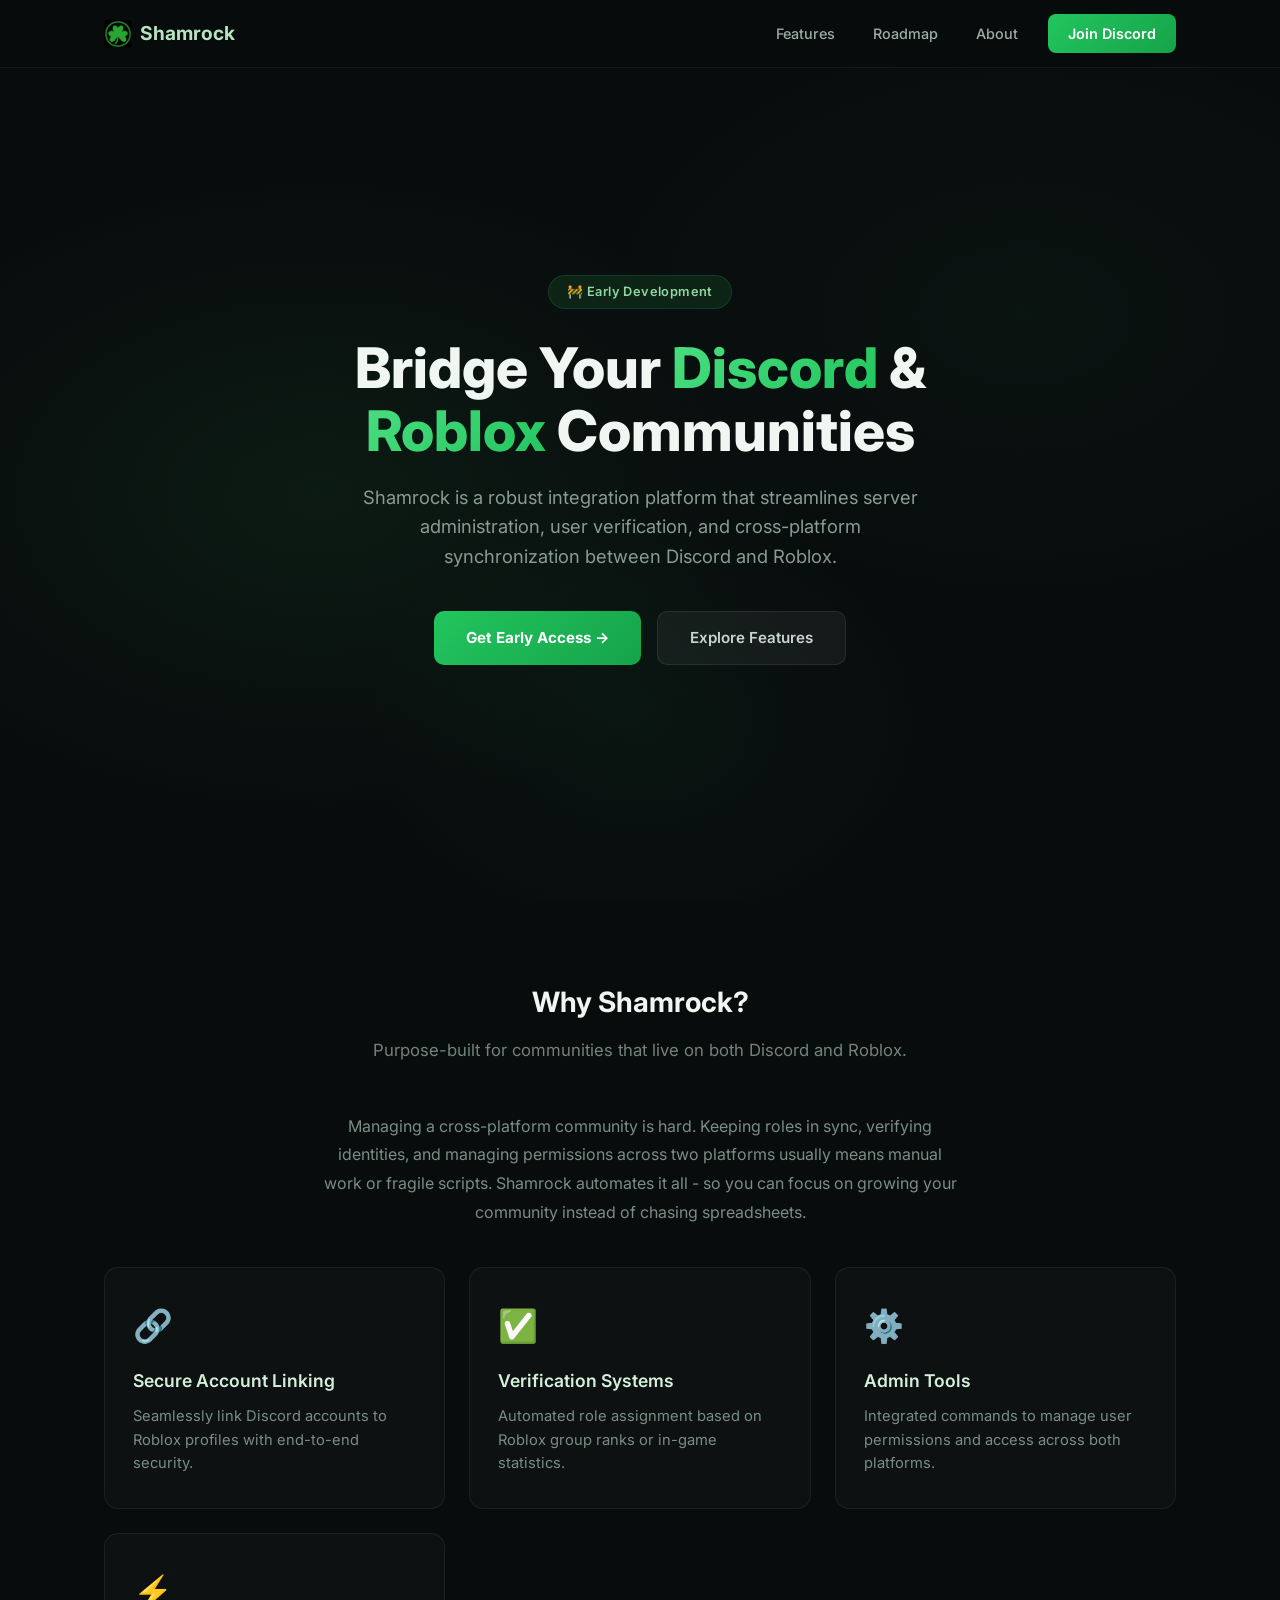
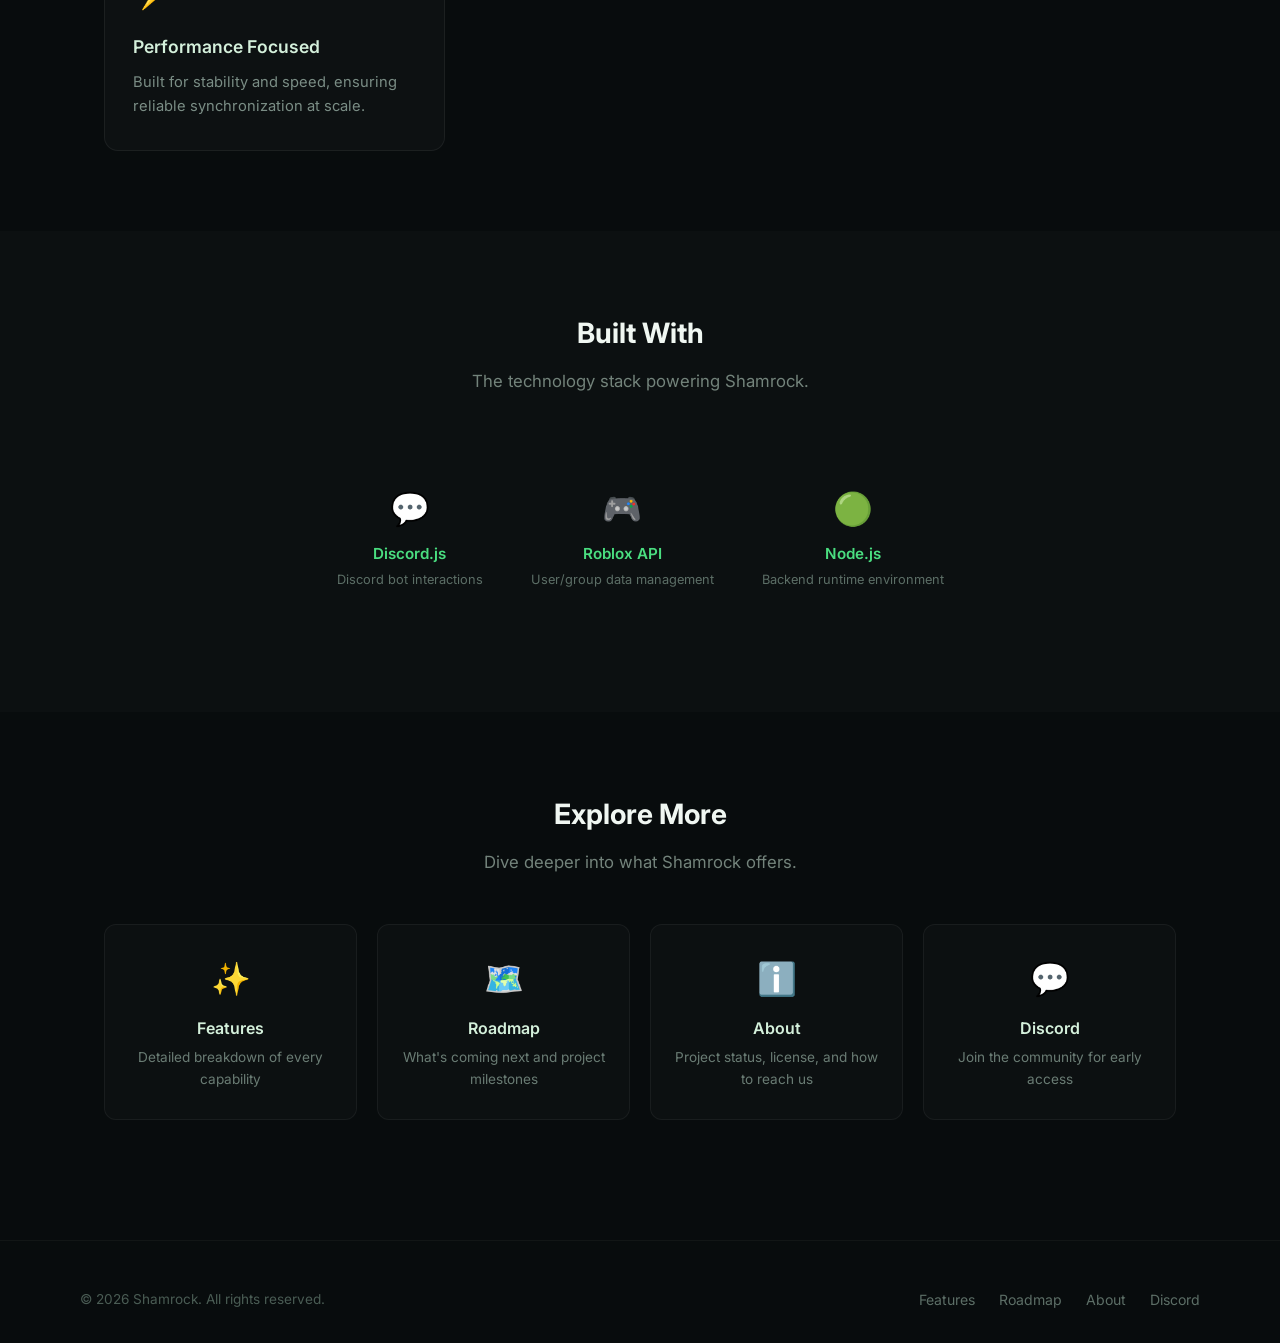
<file: index.html>
<!DOCTYPE html>
<html lang="en">
<head>
  <meta charset="UTF-8">
  <meta name="viewport" content="width=device-width, initial-scale=1.0">
  <title>Shamrock - Discord to Roblox Integration</title>
  <meta name="description" content="Shamrock bridges Discord and Roblox communities with secure account linking, verification systems, and administrative tools.">
  <meta name="keywords" content="Shamrock, Discord, Roblox, integration, verification, account linking, bot, community management">
  <meta name="author" content="Shamrock Systems">
  <meta name="theme-color" content="#22c55e">
  <meta property="og:type" content="website">
  <meta property="og:url" content="https://shamrock-systems.github.io/website/">
  <meta property="og:title" content="Shamrock - Discord to Roblox Integration">
  <meta property="og:description" content="Shamrock bridges Discord and Roblox communities with secure account linking, verification systems, and administrative tools.">
  <meta property="og:image" content="https://shamrock-systems.github.io/website/logo.png">
  <meta name="twitter:card" content="summary_large_image">
  <meta name="twitter:title" content="Shamrock - Discord to Roblox Integration">
  <meta name="twitter:description" content="Shamrock bridges Discord and Roblox communities with secure account linking, verification systems, and administrative tools.">
  <link rel="canonical" href="https://shamrock-systems.github.io/website/">
  <link rel="icon" type="image/png" href="logo.png">
  <link rel="shortcut icon" href="logo.png">
  <link rel="stylesheet" href="style.css">
  <link rel="preconnect" href="https://fonts.googleapis.com">
  <link href="https://fonts.googleapis.com/css2?family=Inter:wght@400;500;600;700;800&display=swap" rel="stylesheet">
</head>
<body>

  <nav>
    <div class="nav-inner">
      <a href="/" class="logo"><img src="logo.png" alt="Shamrock" class="logo-img"> Shamrock</a>
      <button class="mobile-toggle" id="mobileToggle" aria-label="Menu">☰</button>
      <div class="nav-links" id="navLinks">
        <a href="features.html">Features</a>
        <a href="roadmap.html">Roadmap</a>
        <a href="about.html">About</a>
        <a href="https://discord.gg/rP3ErqExPj" class="btn-nav">Join Discord</a>
      </div>
    </div>
  </nav>

  <section class="hero">
    <div class="hero-bg"></div>
    <div class="hero-content">
      <span class="badge">🚧 Early Development</span>
      <h1>Bridge Your <span class="gradient-text">Discord</span> &amp; <span class="gradient-text">Roblox</span> Communities</h1>
      <p>Shamrock is a robust integration platform that streamlines server administration, user verification, and cross-platform synchronization between Discord and Roblox.</p>
      <div class="hero-actions">
        <a href="https://discord.gg/rP3ErqExPj" class="btn-primary">Get Early Access →</a>
        <a href="features.html" class="btn-secondary">Explore Features</a>
      </div>
    </div>
  </section>

  <div class="page-section">
    <div class="container">
      <h2 class="section-title">Why Shamrock?</h2>
      <p class="section-sub">Purpose-built for communities that live on both Discord and Roblox.</p>

      <div class="overview-text">
        <p>Managing a cross-platform community is hard. Keeping roles in sync, verifying identities, and managing permissions across two platforms usually means manual work or fragile scripts. Shamrock automates it all - so you can focus on growing your community instead of chasing spreadsheets.</p>
      </div>

      <div class="feature-grid">
        <div class="feature-card">
          <span class="icon">🔗</span>
          <h3>Secure Account Linking</h3>
          <p>Seamlessly link Discord accounts to Roblox profiles with end-to-end security.</p>
        </div>
        <div class="feature-card">
          <span class="icon">✅</span>
          <h3>Verification Systems</h3>
          <p>Automated role assignment based on Roblox group ranks or in-game statistics.</p>
        </div>
        <div class="feature-card">
          <span class="icon">⚙️</span>
          <h3>Admin Tools</h3>
          <p>Integrated commands to manage user permissions and access across both platforms.</p>
        </div>
        <div class="feature-card">
          <span class="icon">⚡</span>
          <h3>Performance Focused</h3>
          <p>Built for stability and speed, ensuring reliable synchronization at scale.</p>
        </div>
      </div>
    </div>
  </div>

  <div class="page-section alt">
    <div class="container">
      <h2 class="section-title">Built With</h2>
      <p class="section-sub">The technology stack powering Shamrock.</p>
      <div class="tech-strip">
        <div class="tech-item">
          <span class="ti-icon">💬</span>
          <a href="https://discord.js.org/">Discord.js</a>
          <span class="ti-desc">Discord bot interactions</span>
        </div>
        <div class="tech-item">
          <span class="ti-icon">🎮</span>
          <a href="https://create.roblox.com/docs/cloud/reference">Roblox API</a>
          <span class="ti-desc">User/group data management</span>
        </div>
        <div class="tech-item">
          <span class="ti-icon">🟢</span>
          <a href="https://nodejs.org/">Node.js</a>
          <span class="ti-desc">Backend runtime environment</span>
        </div>
      </div>
    </div>
  </div>

  <div class="page-section">
    <div class="container">
      <h2 class="section-title">Explore More</h2>
      <p class="section-sub">Dive deeper into what Shamrock offers.</p>
      <div class="card-row">
        <a href="features.html" class="link-card">
          <span class="lc-icon">✨</span>
          <h4>Features</h4>
          <p>Detailed breakdown of every capability</p>
        </a>
        <a href="roadmap.html" class="link-card">
          <span class="lc-icon">🗺️</span>
          <h4>Roadmap</h4>
          <p>What's coming next and project milestones</p>
        </a>
        <a href="about.html" class="link-card">
          <span class="lc-icon">ℹ️</span>
          <h4>About</h4>
          <p>Project status, license, and how to reach us</p>
        </a>
        <a href="https://discord.gg/rP3ErqExPj" class="link-card">
          <span class="lc-icon">💬</span>
          <h4>Discord</h4>
          <p>Join the community for early access</p>
        </a>
      </div>
    </div>
  </div>

  <footer>
    <div class="footer-inner">
      <span class="copyright">&copy; 2026 Shamrock. All rights reserved.</span>
      <div class="footer-links">
        <a href="features.html">Features</a>
        <a href="roadmap.html">Roadmap</a>
        <a href="about.html">About</a>
        <a href="https://discord.gg/rP3ErqExPj">Discord</a>
      </div>
    </div>
  </footer>

  <script src="script.js"></script>
</body>
</html>
</file>
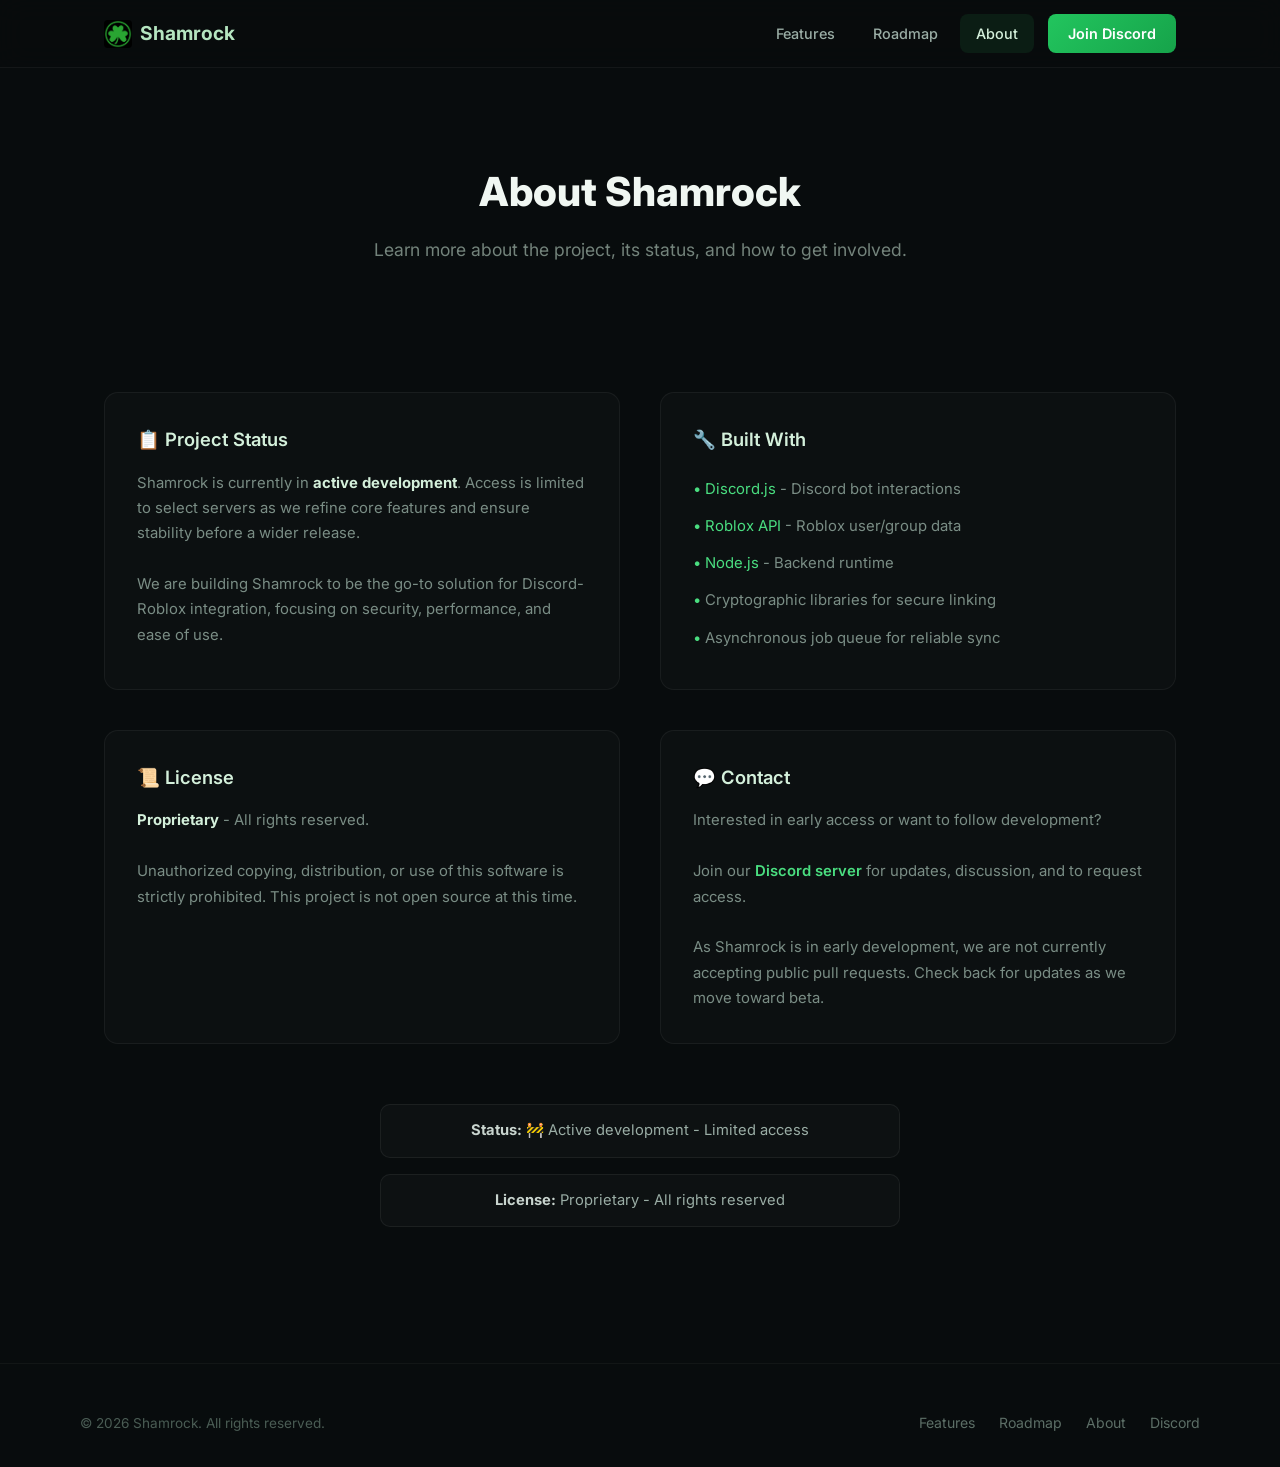
<file: about.html>
<!DOCTYPE html>
<html lang="en">
<head>
  <meta charset="UTF-8">
  <meta name="viewport" content="width=device-width, initial-scale=1.0">
  <title>About - Shamrock</title>
  <meta name="description" content="About Shamrock - project status, tech stack, license, and contact information.">
  <meta name="keywords" content="Shamrock, Discord, Roblox, about, status, license, contact">
  <meta name="author" content="Shamrock Systems">
  <meta name="theme-color" content="#22c55e">
  <meta property="og:type" content="website">
  <meta property="og:url" content="https://shamrock-systems.github.io/website/about.html">
  <meta property="og:title" content="About - Shamrock">
  <meta property="og:description" content="About Shamrock - project status, tech stack, license, and contact information.">
  <meta property="og:image" content="https://shamrock-systems.github.io/website/logo.png">
  <meta name="twitter:card" content="summary_large_image">
  <meta name="twitter:title" content="About - Shamrock">
  <meta name="twitter:description" content="About Shamrock - project status, tech stack, license, and contact information.">
  <link rel="canonical" href="https://shamrock-systems.github.io/website/about.html">
  <link rel="icon" type="image/png" href="logo.png">
  <link rel="shortcut icon" href="logo.png">
  <link rel="stylesheet" href="style.css">
  <link rel="preconnect" href="https://fonts.googleapis.com">
  <link href="https://fonts.googleapis.com/css2?family=Inter:wght@400;500;600;700;800&display=swap" rel="stylesheet">
</head>
<body>

  <nav>
    <div class="nav-inner">
      <a href="/" class="logo"><img src="logo.png" alt="Shamrock" class="logo-img"> Shamrock</a>
      <button class="mobile-toggle" id="mobileToggle" aria-label="Menu">☰</button>
      <div class="nav-links" id="navLinks">
        <a href="features.html">Features</a>
        <a href="roadmap.html">Roadmap</a>
        <a href="about.html" class="active">About</a>
        <a href="https://discord.gg/rP3ErqExPj" class="btn-nav">Join Discord</a>
      </div>
    </div>
  </nav>

  <div class="page">
    <div class="page-header">
      <h1>About Shamrock</h1>
      <p>Learn more about the project, its status, and how to get involved.</p>
    </div>

    <div class="page-section">
      <div class="container">
        <div class="about-grid">
          <div class="about-card">
            <h3>📋 Project Status</h3>
            <p>Shamrock is currently in <strong style="color:#d4f0db;">active development</strong>. Access is limited to select servers as we refine core features and ensure stability before a wider release.</p>
            <br>
            <p>We are building Shamrock to be the go-to solution for Discord-Roblox integration, focusing on security, performance, and ease of use.</p>
          </div>
          <div class="about-card">
            <h3>🔧 Built With</h3>
            <ul>
              <li><a href="https://discord.js.org/" style="color:#4ade80;">Discord.js</a> - Discord bot interactions</li>
              <li><a href="https://create.roblox.com/docs/cloud/reference" style="color:#4ade80;">Roblox API</a> - Roblox user/group data</li>
              <li><a href="https://nodejs.org/" style="color:#4ade80;">Node.js</a> - Backend runtime</li>
              <li>Cryptographic libraries for secure linking</li>
              <li>Asynchronous job queue for reliable sync</li>
            </ul>
          </div>
          <div class="about-card">
            <h3>📜 License</h3>
            <p><strong style="color:#d4f0db;">Proprietary</strong> - All rights reserved.</p>
            <br>
            <p>Unauthorized copying, distribution, or use of this software is strictly prohibited. This project is not open source at this time.</p>
          </div>
          <div class="about-card">
            <h3>💬 Contact</h3>
            <p>Interested in early access or want to follow development?</p>
            <br>
            <p>Join our <a href="https://discord.gg/rP3ErqExPj" style="color:#4ade80;font-weight:600;">Discord server</a> for updates, discussion, and to request access.</p>
            <br>
            <p>As Shamrock is in early development, we are not currently accepting public pull requests. Check back for updates as we move toward beta.</p>
          </div>
        </div>

        <div style="text-align:center; margin-top: 20px;">
          <div class="status-box">
            <strong>Status:</strong> 🚧 Active development - Limited access
          </div>
          <div class="status-box">
            <strong>License:</strong> Proprietary - All rights reserved
          </div>
        </div>
      </div>
    </div>
  </div>

  <footer>
    <div class="footer-inner">
      <span class="copyright">&copy; 2026 Shamrock. All rights reserved.</span>
      <div class="footer-links">
        <a href="features.html">Features</a>
        <a href="roadmap.html">Roadmap</a>
        <a href="about.html">About</a>
        <a href="https://discord.gg/rP3ErqExPj">Discord</a>
      </div>
    </div>
  </footer>

  <script src="script.js"></script>
</body>
</html>
</file>
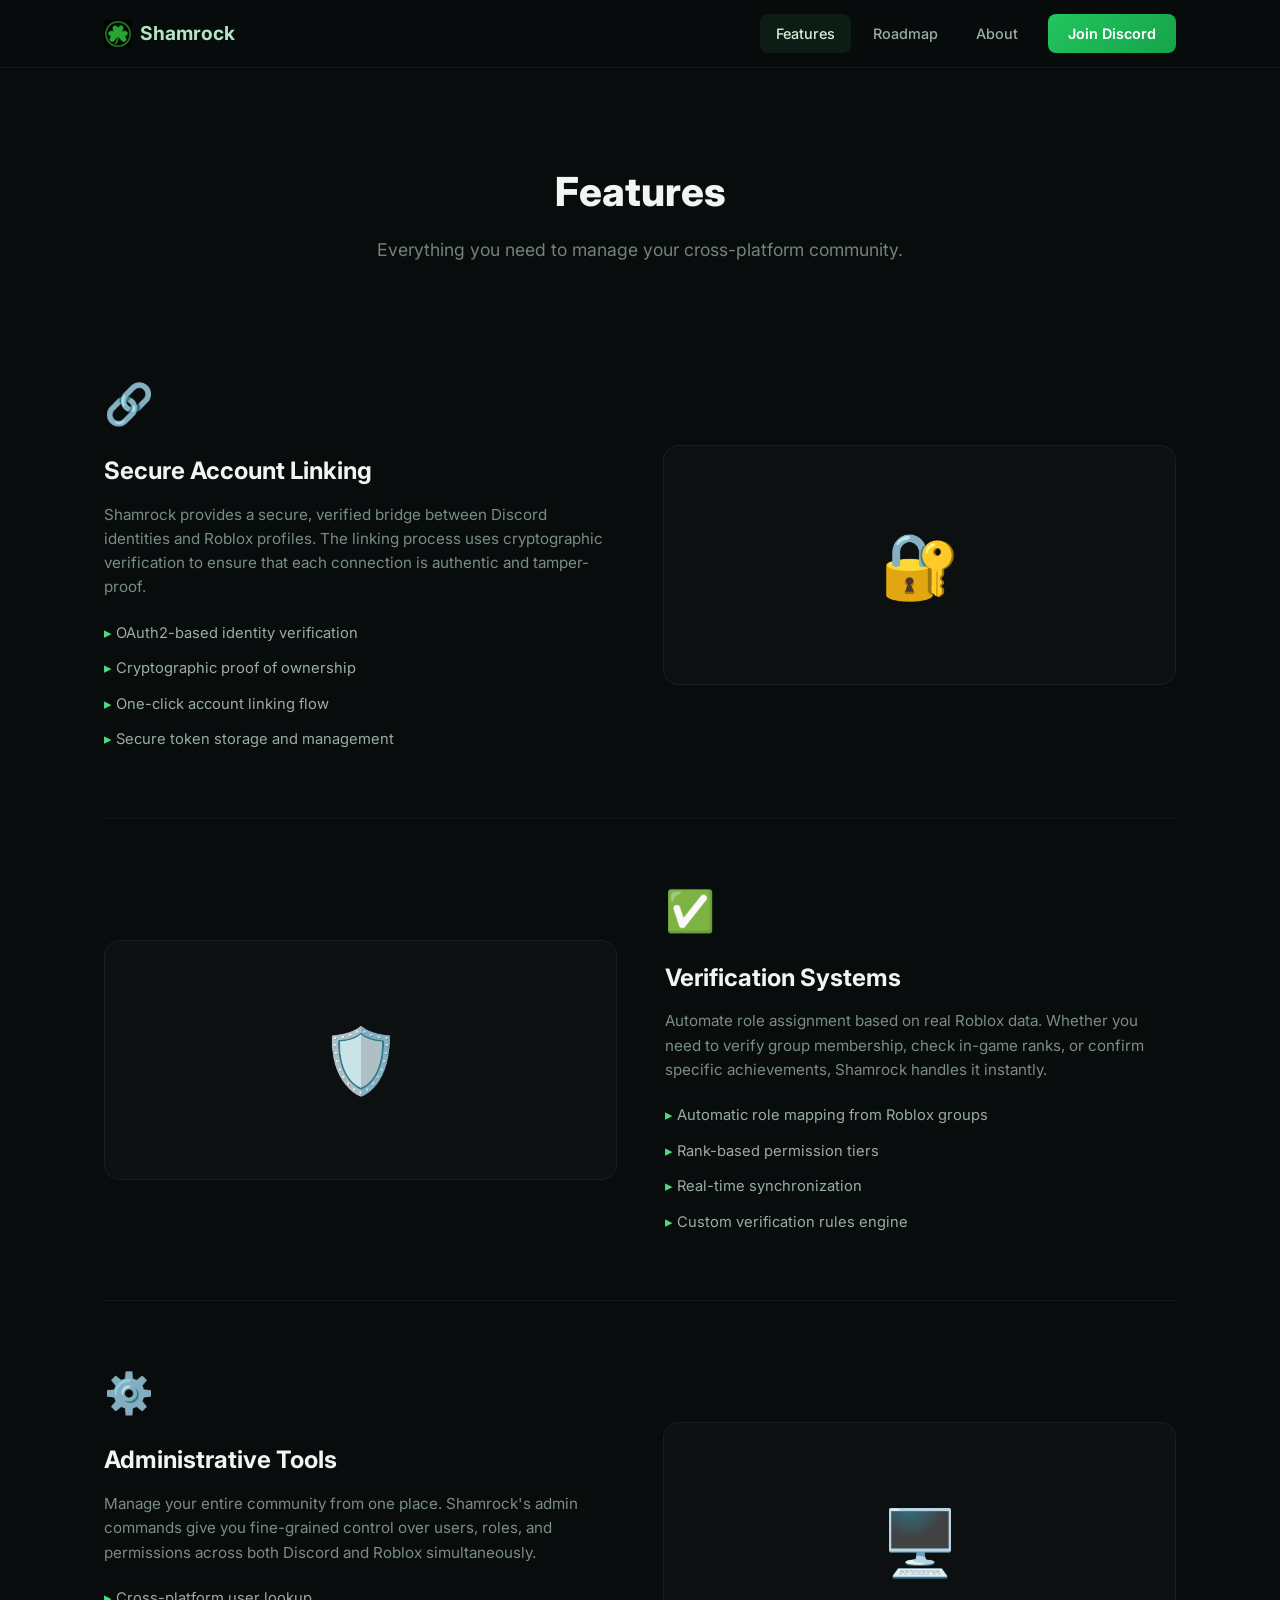
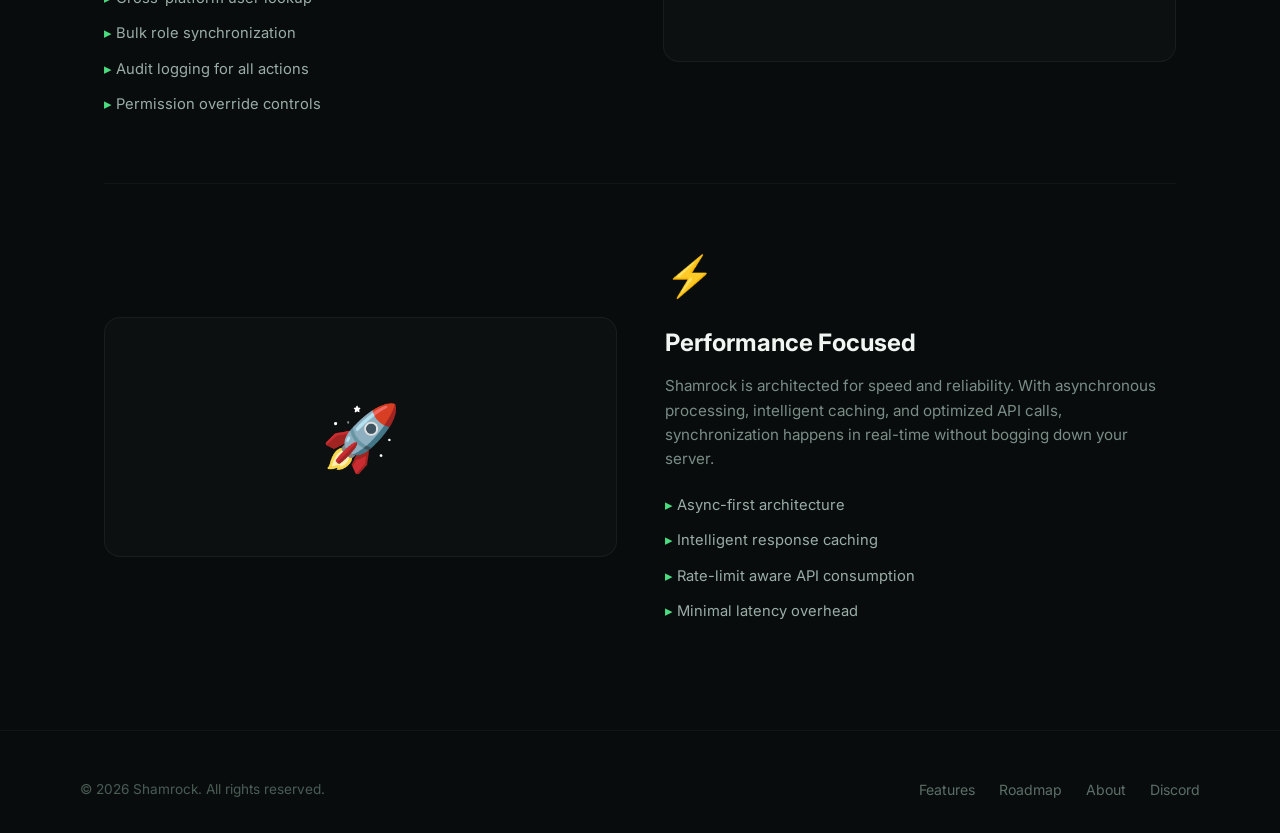
<file: features.html>
<!DOCTYPE html>
<html lang="en">
<head>
  <meta charset="UTF-8">
  <meta name="viewport" content="width=device-width, initial-scale=1.0">
  <title>Features - Shamrock</title>
  <meta name="description" content="Explore Shamrock's features: secure account linking, verification systems, admin tools, and more.">
  <meta name="keywords" content="Shamrock, Discord, Roblox, features, account linking, verification, admin tools, integration">
  <meta name="author" content="Shamrock Systems">
  <meta name="theme-color" content="#22c55e">
  <meta property="og:type" content="website">
  <meta property="og:url" content="https://shamrock-systems.github.io/website/features.html">
  <meta property="og:title" content="Features - Shamrock">
  <meta property="og:description" content="Explore Shamrock's features: secure account linking, verification systems, admin tools, and more.">
  <meta property="og:image" content="https://shamrock-systems.github.io/website/logo.png">
  <meta name="twitter:card" content="summary_large_image">
  <meta name="twitter:title" content="Features - Shamrock">
  <meta name="twitter:description" content="Explore Shamrock's features: secure account linking, verification systems, admin tools, and more.">
  <link rel="canonical" href="https://shamrock-systems.github.io/website/features.html">
  <link rel="icon" type="image/png" href="logo.png">
  <link rel="shortcut icon" href="logo.png">
  <link rel="stylesheet" href="style.css">
  <link rel="preconnect" href="https://fonts.googleapis.com">
  <link href="https://fonts.googleapis.com/css2?family=Inter:wght@400;500;600;700;800&display=swap" rel="stylesheet">
</head>
<body>

  <nav>
    <div class="nav-inner">
      <a href="/" class="logo"><img src="logo.png" alt="Shamrock" class="logo-img"> Shamrock</a>
      <button class="mobile-toggle" id="mobileToggle" aria-label="Menu">☰</button>
      <div class="nav-links" id="navLinks">
        <a href="features.html" class="active">Features</a>
        <a href="roadmap.html">Roadmap</a>
        <a href="about.html">About</a>
        <a href="https://discord.gg/rP3ErqExPj" class="btn-nav">Join Discord</a>
      </div>
    </div>
  </nav>

  <div class="page">
    <div class="page-header">
      <h1>Features</h1>
      <p>Everything you need to manage your cross-platform community.</p>
    </div>

    <div class="container">
      <div class="deep-feature">
        <div class="deep-feature-content">
          <span class="icon-large">🔗</span>
          <h3>Secure Account Linking</h3>
          <p>Shamrock provides a secure, verified bridge between Discord identities and Roblox profiles. The linking process uses cryptographic verification to ensure that each connection is authentic and tamper-proof.</p>
          <ul>
            <li>OAuth2-based identity verification</li>
            <li>Cryptographic proof of ownership</li>
            <li>One-click account linking flow</li>
            <li>Secure token storage and management</li>
          </ul>
        </div>
        <div class="deep-feature-visual">🔐</div>
      </div>

      <div class="deep-feature reverse">
        <div class="deep-feature-content">
          <span class="icon-large">✅</span>
          <h3>Verification Systems</h3>
          <p>Automate role assignment based on real Roblox data. Whether you need to verify group membership, check in-game ranks, or confirm specific achievements, Shamrock handles it instantly.</p>
          <ul>
            <li>Automatic role mapping from Roblox groups</li>
            <li>Rank-based permission tiers</li>
            <li>Real-time synchronization</li>
            <li>Custom verification rules engine</li>
          </ul>
        </div>
        <div class="deep-feature-visual">🛡️</div>
      </div>

      <div class="deep-feature">
        <div class="deep-feature-content">
          <span class="icon-large">⚙️</span>
          <h3>Administrative Tools</h3>
          <p>Manage your entire community from one place. Shamrock's admin commands give you fine-grained control over users, roles, and permissions across both Discord and Roblox simultaneously.</p>
          <ul>
            <li>Cross-platform user lookup</li>
            <li>Bulk role synchronization</li>
            <li>Audit logging for all actions</li>
            <li>Permission override controls</li>
          </ul>
        </div>
        <div class="deep-feature-visual">🖥️</div>
      </div>

      <div class="deep-feature reverse">
        <div class="deep-feature-content">
          <span class="icon-large">⚡</span>
          <h3>Performance Focused</h3>
          <p>Shamrock is architected for speed and reliability. With asynchronous processing, intelligent caching, and optimized API calls, synchronization happens in real-time without bogging down your server.</p>
          <ul>
            <li>Async-first architecture</li>
            <li>Intelligent response caching</li>
            <li>Rate-limit aware API consumption</li>
            <li>Minimal latency overhead</li>
          </ul>
        </div>
        <div class="deep-feature-visual">🚀</div>
      </div>
    </div>
  </div>

  <footer>
    <div class="footer-inner">
      <span class="copyright">&copy; 2026 Shamrock. All rights reserved.</span>
      <div class="footer-links">
        <a href="features.html">Features</a>
        <a href="roadmap.html">Roadmap</a>
        <a href="about.html">About</a>
        <a href="https://discord.gg/rP3ErqExPj">Discord</a>
      </div>
    </div>
  </footer>

  <script src="script.js"></script>
</body>
</html>
</file>
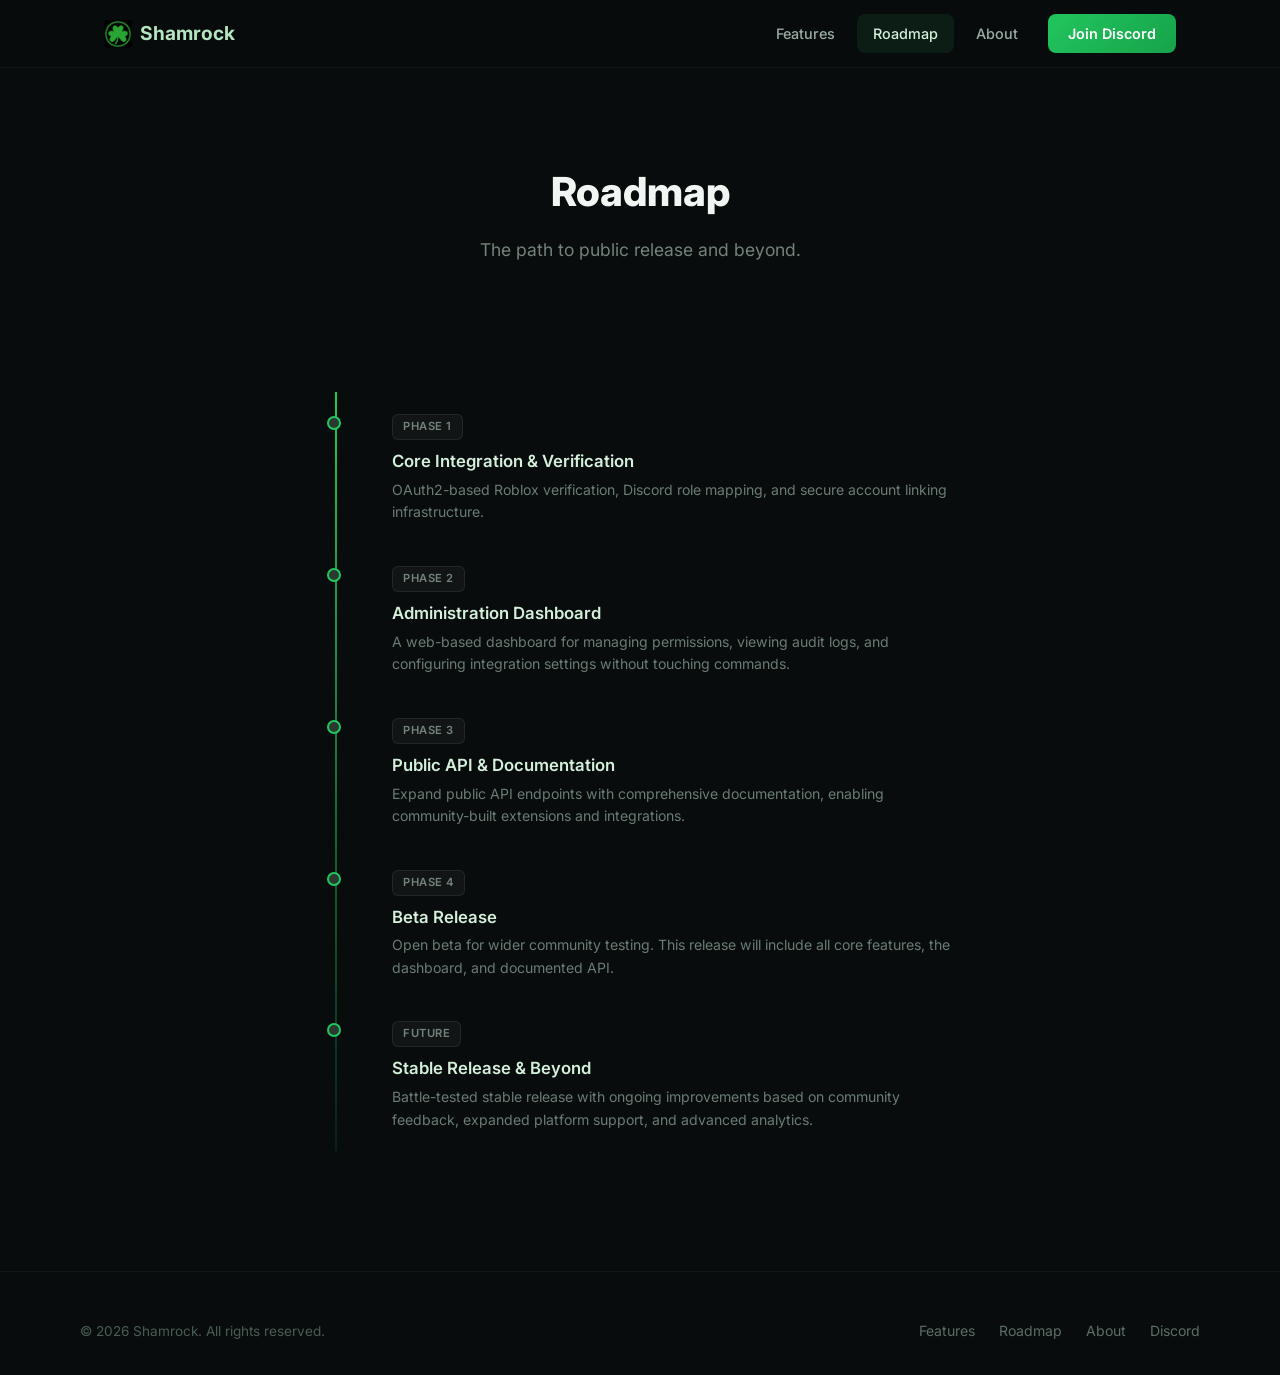
<file: roadmap.html>
<!DOCTYPE html>
<html lang="en">
<head>
  <meta charset="UTF-8">
  <meta name="viewport" content="width=device-width, initial-scale=1.0">
  <title>Roadmap - Shamrock</title>
  <meta name="description" content="Shamrock development roadmap and upcoming milestones.">
  <meta name="keywords" content="Shamrock, Discord, Roblox, roadmap, development, milestones, beta">
  <meta name="author" content="Shamrock Systems">
  <meta name="theme-color" content="#22c55e">
  <meta property="og:type" content="website">
  <meta property="og:url" content="https://shamrock-systems.github.io/website/roadmap.html">
  <meta property="og:title" content="Roadmap - Shamrock">
  <meta property="og:description" content="Shamrock development roadmap and upcoming milestones.">
  <meta property="og:image" content="https://shamrock-systems.github.io/website/logo.png">
  <meta name="twitter:card" content="summary_large_image">
  <meta name="twitter:title" content="Roadmap - Shamrock">
  <meta name="twitter:description" content="Shamrock development roadmap and upcoming milestones.">
  <link rel="canonical" href="https://shamrock-systems.github.io/website/roadmap.html">
  <link rel="icon" type="image/png" href="logo.png">
  <link rel="shortcut icon" href="logo.png">
  <link rel="stylesheet" href="style.css">
  <link rel="preconnect" href="https://fonts.googleapis.com">
  <link href="https://fonts.googleapis.com/css2?family=Inter:wght@400;500;600;700;800&display=swap" rel="stylesheet">
</head>
<body>

  <nav>
    <div class="nav-inner">
      <a href="/" class="logo"><img src="logo.png" alt="Shamrock" class="logo-img"> Shamrock</a>
      <button class="mobile-toggle" id="mobileToggle" aria-label="Menu">☰</button>
      <div class="nav-links" id="navLinks">
        <a href="features.html">Features</a>
        <a href="roadmap.html" class="active">Roadmap</a>
        <a href="about.html">About</a>
        <a href="https://discord.gg/rP3ErqExPj" class="btn-nav">Join Discord</a>
      </div>
    </div>
  </nav>

  <div class="page">
    <div class="page-header">
      <h1>Roadmap</h1>
      <p>The path to public release and beyond.</p>
    </div>

    <div class="page-section">
      <div class="container">
        <div class="timeline">

          <div class="timeline-item">
            <span class="tl-dot"></span>
            <div class="tl-content">
              <span class="tl-label">Phase 1</span>
              <h4>Core Integration &amp; Verification</h4>
              <p>OAuth2-based Roblox verification, Discord role mapping, and secure account linking infrastructure.</p>
            </div>
          </div>

          <div class="timeline-item">
            <span class="tl-dot"></span>
            <div class="tl-content">
              <span class="tl-label">Phase 2</span>
              <h4>Administration Dashboard</h4>
              <p>A web-based dashboard for managing permissions, viewing audit logs, and configuring integration settings without touching commands.</p>
            </div>
          </div>

          <div class="timeline-item">
            <span class="tl-dot"></span>
            <div class="tl-content">
              <span class="tl-label">Phase 3</span>
              <h4>Public API &amp; Documentation</h4>
              <p>Expand public API endpoints with comprehensive documentation, enabling community-built extensions and integrations.</p>
            </div>
          </div>

          <div class="timeline-item">
            <span class="tl-dot"></span>
            <div class="tl-content">
              <span class="tl-label">Phase 4</span>
              <h4>Beta Release</h4>
              <p>Open beta for wider community testing. This release will include all core features, the dashboard, and documented API.</p>
            </div>
          </div>

          <div class="timeline-item">
            <span class="tl-dot"></span>
            <div class="tl-content">
              <span class="tl-label">Future</span>
              <h4>Stable Release &amp; Beyond</h4>
              <p>Battle-tested stable release with ongoing improvements based on community feedback, expanded platform support, and advanced analytics.</p>
            </div>
          </div>

        </div>
      </div>
    </div>
  </div>

  <footer>
    <div class="footer-inner">
      <span class="copyright">&copy; 2026 Shamrock. All rights reserved.</span>
      <div class="footer-links">
        <a href="features.html">Features</a>
        <a href="roadmap.html">Roadmap</a>
        <a href="about.html">About</a>
        <a href="https://discord.gg/rP3ErqExPj">Discord</a>
      </div>
    </div>
  </footer>

  <script src="script.js"></script>
</body>
</html>
</file>
<file: style.css>
* {
  margin: 0;
  padding: 0;
  box-sizing: border-box;
}

html {
  scroll-behavior: smooth;
}

body {
  font-family: 'Inter', -apple-system, BlinkMacSystemFont, sans-serif;
  background: #080c0d;
  color: #e0e6e3;
  line-height: 1.6;
}

a {
  color: inherit;
  text-decoration: none;
}

/* ─── UTILITY ─── */
.container {
  max-width: 1120px;
  margin: 0 auto;
  padding: 0 24px;
}

.page {
  padding-top: 80px;
  min-height: 100vh;
}

.page-header {
  text-align: center;
  padding: 80px 24px 48px;
}

.page-header h1 {
  font-size: 2.5rem;
  font-weight: 800;
  color: #f0f7f2;
  margin-bottom: 12px;
}

.page-header p {
  color: #73837b;
  font-size: 1.1rem;
  max-width: 560px;
  margin: 0 auto;
}

.section-title {
  font-size: 1.75rem;
  font-weight: 700;
  text-align: center;
  margin-bottom: 12px;
  color: #f0f7f2;
}

.section-sub {
  text-align: center;
  color: #73837b;
  margin-bottom: 48px;
  font-size: 1.05rem;
}

.gradient-text {
  background: linear-gradient(135deg, #4ade80, #22c55e);
  -webkit-background-clip: text;
  -webkit-text-fill-color: transparent;
  background-clip: text;
}

/* ─── NAV ─── */
nav {
  position: fixed;
  top: 0;
  width: 100%;
  z-index: 100;
  background: rgba(8, 12, 13, 0.88);
  backdrop-filter: blur(14px);
  border-bottom: 1px solid rgba(255, 255, 255, 0.05);
}

.nav-inner {
  max-width: 1120px;
  margin: 0 auto;
  padding: 14px 24px;
  display: flex;
  align-items: center;
  justify-content: space-between;
}

.logo {
  font-size: 1.2rem;
  font-weight: 700;
  color: #b5e5c0;
  display: flex;
  align-items: center;
  gap: 8px;
}

.logo-icon {
  font-size: 1.4rem;
}

.logo-img {
  height: 28px;
  width: auto;
  border-radius: 4px;
}

.nav-links {
  display: flex;
  align-items: center;
  gap: 6px;
}

.nav-links a {
  padding: 8px 16px;
  border-radius: 8px;
  font-size: 0.9rem;
  font-weight: 500;
  color: #9aada5;
  transition: background 0.2s, color 0.2s;
}

.nav-links a:hover,
.nav-links a.active {
  background: rgba(45, 158, 74, 0.12);
  color: #d4f0db;
}

.nav-links .btn-nav {
  background: linear-gradient(135deg, #22c55e, #16a34a);
  color: #fff !important;
  font-weight: 600;
  padding: 8px 20px;
  margin-left: 8px;
}

.nav-links .btn-nav:hover {
  opacity: 0.9;
}

/* ─── HERO ─── */
.hero {
  position: relative;
  min-height: 100vh;
  display: flex;
  align-items: center;
  justify-content: center;
  text-align: center;
  padding: 120px 24px 80px;
  overflow: hidden;
}

.hero-bg {
  position: absolute;
  inset: 0;
  background:
    radial-gradient(ellipse 700px 450px at 25% 55%, rgba(45, 158, 74, 0.10), transparent 70%),
    radial-gradient(ellipse 600px 400px at 80% 35%, rgba(30, 120, 60, 0.07), transparent 70%),
    radial-gradient(ellipse 400px 300px at 50% 80%, rgba(34, 197, 94, 0.05), transparent 70%);
  pointer-events: none;
}

.hero-content {
  position: relative;
  max-width: 760px;
}

.badge {
  display: inline-block;
  padding: 6px 18px;
  border-radius: 20px;
  background: rgba(45, 158, 74, 0.15);
  color: #8fd6a0;
  font-size: 0.8rem;
  font-weight: 600;
  letter-spacing: 0.4px;
  margin-bottom: 28px;
  border: 1px solid rgba(45, 158, 74, 0.2);
}

.hero h1 {
  font-size: 3.5rem;
  font-weight: 800;
  line-height: 1.12;
  margin-bottom: 20px;
  color: #f0f7f2;
}

.hero p {
  font-size: 1.15rem;
  color: #889c92;
  max-width: 580px;
  margin: 0 auto 40px;
}

.hero-actions {
  display: flex;
  gap: 16px;
  justify-content: center;
  flex-wrap: wrap;
}

.btn-primary {
  display: inline-flex;
  align-items: center;
  gap: 8px;
  padding: 14px 32px;
  background: linear-gradient(135deg, #22c55e, #16a34a);
  color: #fff;
  font-weight: 700;
  border-radius: 10px;
  font-size: 0.95rem;
  transition: transform 0.2s, box-shadow 0.2s;
}

.btn-primary:hover {
  transform: translateY(-2px);
  box-shadow: 0 8px 28px rgba(34, 197, 94, 0.35);
}

.btn-secondary {
  display: inline-flex;
  align-items: center;
  gap: 8px;
  padding: 14px 32px;
  background: rgba(255, 255, 255, 0.05);
  color: #c8d4ce;
  font-weight: 600;
  border-radius: 10px;
  font-size: 0.95rem;
  border: 1px solid rgba(255, 255, 255, 0.08);
  transition: background 0.2s, border-color 0.2s;
}

.btn-secondary:hover {
  background: rgba(255, 255, 255, 0.08);
  border-color: rgba(255, 255, 255, 0.14);
}

/* ─── PAGE SECTIONS ─── */
.page-section {
  padding: 80px 0;
}

.page-section.alt {
  background: rgba(255, 255, 255, 0.015);
}

/* ─── FEATURE CARDS ─── */
.feature-grid {
  display: grid;
  grid-template-columns: repeat(auto-fit, minmax(260px, 1fr));
  gap: 24px;
}

.feature-card {
  background: rgba(255, 255, 255, 0.025);
  border: 1px solid rgba(255, 255, 255, 0.06);
  border-radius: 14px;
  padding: 32px 28px;
  transition: border-color 0.25s, transform 0.25s, box-shadow 0.25s;
}

.feature-card:hover {
  border-color: rgba(45, 158, 74, 0.25);
  transform: translateY(-4px);
  box-shadow: 0 12px 40px rgba(0, 0, 0, 0.3);
}

.feature-card .icon {
  font-size: 2rem;
  margin-bottom: 16px;
  display: block;
}

.feature-card h3 {
  font-size: 1.1rem;
  font-weight: 600;
  margin-bottom: 10px;
  color: #d4f0db;
}

.feature-card p {
  font-size: 0.92rem;
  color: #7a8d85;
  line-height: 1.6;
}

/* ─── DEEP FEATURES ─── */
.deep-feature {
  display: flex;
  gap: 48px;
  align-items: center;
  padding: 60px 0;
  border-bottom: 1px solid rgba(255, 255, 255, 0.04);
}

.deep-feature:last-child {
  border-bottom: none;
}

.deep-feature.reverse {
  flex-direction: row-reverse;
}

.deep-feature-content {
  flex: 1;
}

.deep-feature-content .icon-large {
  font-size: 2.5rem;
  margin-bottom: 16px;
  display: block;
}

.deep-feature-content h3 {
  font-size: 1.5rem;
  font-weight: 700;
  color: #f0f7f2;
  margin-bottom: 12px;
}

.deep-feature-content p {
  color: #7a8d85;
  margin-bottom: 16px;
  font-size: 0.95rem;
}

.deep-feature-content ul {
  list-style: none;
  padding: 0;
}

.deep-feature-content ul li {
  padding: 6px 0;
  color: #9aada5;
  font-size: 0.92rem;
}

.deep-feature-content ul li::before {
  content: "▸ ";
  color: #4ade80;
}

.deep-feature-visual {
  flex: 1;
  min-height: 240px;
  background: rgba(255, 255, 255, 0.02);
  border-radius: 16px;
  border: 1px solid rgba(255, 255, 255, 0.05);
  display: flex;
  align-items: center;
  justify-content: center;
  font-size: 4rem;
}

/* ─── ROADMAP ─── */
.timeline {
  position: relative;
  max-width: 640px;
  margin: 0 auto;
  padding-left: 40px;
}

.timeline::before {
  content: "";
  position: absolute;
  left: 15px;
  top: 0;
  bottom: 0;
  width: 2px;
  background: linear-gradient(to bottom, #22c55e, rgba(34, 197, 94, 0.1));
}

.timeline-item {
  position: relative;
  padding: 20px 0 20px 32px;
  opacity: 0.6;
}

.timeline-item.done {
  opacity: 1;
}

.timeline-item.done .tl-dot {
  background: #22c55e;
  box-shadow: 0 0 12px rgba(34, 197, 94, 0.4);
}

.timeline-item.done .tl-label {
  background: rgba(34, 197, 94, 0.12);
  border-color: rgba(34, 197, 94, 0.25);
  color: #b5e5c0;
}

.tl-dot {
  position: absolute;
  left: -33px;
  top: 24px;
  width: 14px;
  height: 14px;
  border-radius: 50%;
  background: #2a3a32;
  border: 2px solid #22c55e;
  transition: background 0.3s, box-shadow 0.3s;
}

.tl-content h4 {
  font-size: 1.05rem;
  font-weight: 600;
  color: #d4f0db;
  margin-bottom: 4px;
}

.tl-content p {
  font-size: 0.88rem;
  color: #6a7c74;
}

.tl-label {
  display: inline-block;
  font-size: 0.7rem;
  font-weight: 600;
  text-transform: uppercase;
  letter-spacing: 0.5px;
  padding: 3px 10px;
  border-radius: 6px;
  background: rgba(255, 255, 255, 0.04);
  border: 1px solid rgba(255, 255, 255, 0.08);
  color: #73837b;
  margin-bottom: 8px;
}

/* ─── ABOUT ─── */
.about-grid {
  display: grid;
  grid-template-columns: 1fr 1fr;
  gap: 40px;
  margin-bottom: 60px;
}

.about-card {
  background: rgba(255, 255, 255, 0.02);
  border: 1px solid rgba(255, 255, 255, 0.05);
  border-radius: 14px;
  padding: 32px;
}

.about-card h3 {
  font-size: 1.15rem;
  font-weight: 600;
  color: #d4f0db;
  margin-bottom: 16px;
  display: flex;
  align-items: center;
  gap: 10px;
}

.about-card p,
.about-card li {
  color: #7a8d85;
  font-size: 0.93rem;
  line-height: 1.7;
}

.about-card ul {
  list-style: none;
  padding: 0;
}

.about-card ul li {
  padding: 6px 0;
}

.about-card ul li::before {
  content: "• ";
  color: #4ade80;
}

.tech-strip {
  display: flex;
  justify-content: center;
  gap: 48px;
  flex-wrap: wrap;
  padding: 40px 0;
}

.tech-item {
  text-align: center;
}

.tech-item .ti-icon {
  font-size: 2rem;
  margin-bottom: 8px;
  display: block;
}

.tech-item a {
  display: block;
  color: #4ade80;
  font-weight: 600;
  font-size: 0.95rem;
  transition: color 0.2s;
}

.tech-item a:hover {
  color: #86efac;
}

.tech-item .ti-desc {
  font-size: 0.8rem;
  color: #5c6e66;
  margin-top: 2px;
}

.status-box {
  max-width: 520px;
  margin: 0 auto 16px;
  padding: 14px 20px;
  background: rgba(255, 255, 255, 0.025);
  border: 1px solid rgba(255, 255, 255, 0.06);
  border-radius: 10px;
  font-size: 0.92rem;
  color: #9aada5;
  text-align: center;
}

.status-box strong {
  color: #c8d4ce;
}

/* ─── OVERVIEW / STATS BAR ─── */
.stats-bar {
  display: flex;
  justify-content: center;
  gap: 48px;
  padding: 60px 0;
  flex-wrap: wrap;
}

.stat {
  text-align: center;
}

.stat .stat-num {
  font-size: 2.2rem;
  font-weight: 800;
  color: #f0f7f2;
}

.stat .stat-label {
  font-size: 0.85rem;
  color: #5c6e66;
  margin-top: 2px;
}

.overview-text {
  max-width: 640px;
  margin: 0 auto 40px;
  text-align: center;
  color: #7a8d85;
  font-size: 1rem;
  line-height: 1.8;
}

.card-row {
  display: grid;
  grid-template-columns: repeat(auto-fit, minmax(220px, 1fr));
  gap: 20px;
  margin-top: 40px;
}

.link-card {
  background: rgba(255, 255, 255, 0.02);
  border: 1px solid rgba(255, 255, 255, 0.05);
  border-radius: 12px;
  padding: 28px 24px;
  text-align: center;
  transition: border-color 0.25s, transform 0.25s;
}

.link-card:hover {
  border-color: rgba(45, 158, 74, 0.25);
  transform: translateY(-3px);
}

.link-card .lc-icon {
  font-size: 2rem;
  margin-bottom: 12px;
  display: block;
}

.link-card h4 {
  color: #d4f0db;
  font-size: 1rem;
  font-weight: 600;
  margin-bottom: 6px;
}

.link-card p {
  color: #6a7c74;
  font-size: 0.85rem;
}

/* ─── FOOTER ─── */
footer {
  border-top: 1px solid rgba(255, 255, 255, 0.04);
  padding: 48px 24px 32px;
  margin-top: 40px;
}

.footer-inner {
  max-width: 1120px;
  margin: 0 auto;
  display: flex;
  justify-content: space-between;
  align-items: center;
  flex-wrap: wrap;
  gap: 16px;
}

.footer-inner .footer-links {
  display: flex;
  gap: 24px;
}

.footer-inner .footer-links a {
  color: #5c6e66;
  font-size: 0.88rem;
  transition: color 0.2s;
}

.footer-inner .footer-links a:hover {
  color: #b5e5c0;
}

.footer-inner .copyright {
  color: #4a5c54;
  font-size: 0.85rem;
}

/* ─── MOBILE MENU ─── */
.mobile-toggle {
  display: none;
  background: none;
  border: none;
  color: #e0e6e3;
  font-size: 1.5rem;
  cursor: pointer;
  padding: 4px;
}

/* ─── RESPONSIVE ─── */
@media (max-width: 768px) {
  .hero h1 {
    font-size: 2.2rem;
  }

  .page-header h1 {
    font-size: 1.8rem;
  }

  .deep-feature,
  .deep-feature.reverse {
    flex-direction: column;
    gap: 24px;
  }

  .deep-feature-visual {
    min-height: 180px;
    width: 100%;
  }

  .about-grid {
    grid-template-columns: 1fr;
  }

  .stats-bar {
    gap: 24px;
  }

  .stat .stat-num {
    font-size: 1.6rem;
  }

  .tech-strip {
    gap: 24px;
  }

  .nav-links {
    display: none;
  }

  .nav-links.open {
    display: flex;
    flex-direction: column;
    position: absolute;
    top: 100%;
    left: 0;
    right: 0;
    background: rgba(8, 12, 13, 0.97);
    backdrop-filter: blur(14px);
    padding: 16px 24px;
    border-bottom: 1px solid rgba(255, 255, 255, 0.05);
    gap: 4px;
  }

  .nav-links.open a {
    padding: 12px 16px;
  }

  .mobile-toggle {
    display: block;
  }

  .footer-inner {
    flex-direction: column;
    text-align: center;
  }
}
</file>
